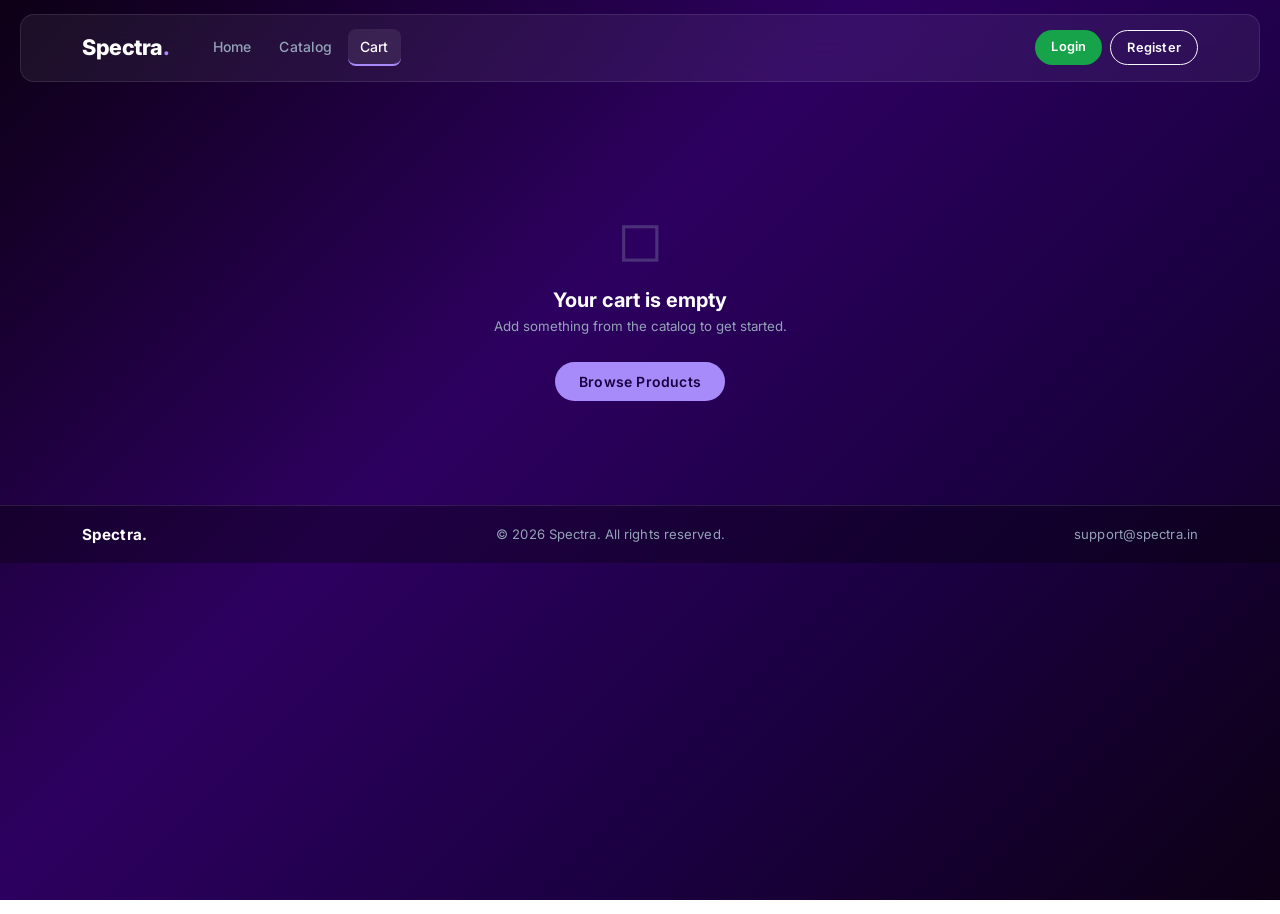
<file: cart.html>
<!DOCTYPE html>
<html lang="en">
<head>
  <meta charset="UTF-8"/>
  <meta name="viewport" content="width=device-width, initial-scale=1.0"/>
  <link rel="icon" href="favicon.ico"/>
  <title>Cart – Spectra</title>
  <link href="https://cdn.jsdelivr.net/npm/bootstrap@5.3.3/dist/css/bootstrap.min.css" rel="stylesheet"/>
  <link rel="stylesheet" href="style.css"/>
</head>
<body>

  <nav class="navbar navbar-expand-lg sticky-top">
    <div class="container">
      <a class="navbar-brand" href="index.html">Spectra<span>.</span></a>
      <button class="navbar-toggler border-0" type="button" data-bs-toggle="collapse" data-bs-target="#navMenu">
        <span class="navbar-toggler-icon"></span>
      </button>
      <div class="collapse navbar-collapse" id="navMenu">
        <ul class="navbar-nav me-auto ms-3 gap-1">
          <li class="nav-item"><a class="nav-link" href="index.html">Home</a></li>
          <li class="nav-item"><a class="nav-link" href="catalog.html">Catalog</a></li>
          <li class="nav-item"><a class="nav-link active" href="cart.html">Cart</a></li>
        </ul>
        <div class="d-flex gap-2">
          <a href="login.html" class="btn btn-login btn-sm">Login</a>
          <a href="register.html" class="btn btn-outline-light btn-sm">Register</a>
        </div>
      </div>
    </div>
  </nav>

  <div class="container py-5">

    <div id="empty-state" class="d-none text-center py-5">
      <p class="text-muted mb-1" style="font-size:3.5rem;opacity:0.3;">◻</p>
      <h5 class="mb-1">Your cart is empty</h5>
      <p class="text-muted small mb-4">Add something from the catalog to get started.</p>
      <a href="catalog.html" class="btn btn-accent px-4">Browse Products</a>
    </div>

    <div id="cart-content">
      <div class="row g-4">
        <div class="col-lg-8">
          <h5 class="mb-4">Your Cart</h5>
          <div id="cart-items"></div>
          <a href="catalog.html" class="text-muted small" style="text-decoration:none;">← Continue shopping</a>
        </div>
        <div class="col-lg-4">
          <div class="card summary-card p-4">
            <h6 class="fw-700 mb-3" style="font-weight:700;">Order Summary</h6>
            <div class="d-flex justify-content-between mb-2 small">
              <span class="text-muted">Subtotal</span>
              <span id="subtotal" class="text-white">₹0</span>
            </div>
            <div class="d-flex justify-content-between mb-2 small">
              <span class="text-muted">Delivery</span>
              <span style="color:#4ade80;font-weight:600;">Free</span>
            </div>
            <div class="d-flex justify-content-between mb-2 small">
              <span class="text-muted">Discount</span>
              <span class="text-muted">—</span>
            </div>
            <hr style="border-color:rgba(255,255,255,0.08);"/>
            <div class="d-flex justify-content-between mb-4">
              <span class="fw-600" style="font-weight:600; color:white">Total</span>
              <span id="total" class="fw-700 text-white" style="font-size:1.1rem;font-weight:700;">₹0</span>
            </div>
            <div class="input-group input-group-sm mb-3">
              <input type="text" class="form-control" placeholder="Coupon code" style="border-radius:50px 0 0 50px !important;"/>
              <button class="btn btn-outline-secondary" style="border-radius:0 50px 50px 0;font-size:0.8rem;">Apply</button>
            </div>
            <div class="d-grid">
              <button class="btn btn-accent py-2" onclick="checkout()">Proceed to Checkout</button>
            </div>
            <p class="text-muted text-center mt-3 mb-0" style="font-size:0.75rem;">Secure checkout · Free returns</p>
          </div>
        </div>
      </div>
    </div>
  </div>

  <footer class="py-3 mt-2">
    <div class="container d-flex flex-wrap justify-content-between align-items-center gap-2">
      <span class="brand">Spectra.</span>
      <span>© 2026 Spectra. All rights reserved.</span>
      <span>support@spectra.in</span>
    </div>
  </footer>


  <div class="modal fade" id="orderModal" tabindex="-1">
    <div class="modal-dialog modal-dialog-centered">
      <div class="modal-content" style="background:rgba(20,0,50,0.97);border:1px solid rgba(167,139,250,0.25);border-radius:20px;">
        <div class="modal-body text-center py-5 px-4">
          <div style="width:56px;height:56px;background:rgba(167,139,250,0.15);border-radius:50%;display:flex;align-items:center;justify-content:center;margin:0 auto 20px;">
            <svg width="24" height="24" fill="none" stroke="#a78bfa" stroke-width="2.5" viewBox="0 0 24 24"><polyline points="20 6 9 17 4 12"/></svg>
          </div>
          <h5 class="text-white fw-bold mb-2">Order Confirmed</h5>
          <p class="text-muted small mb-4">Your order has been placed successfully.<br/>A confirmation will be sent to your email.</p>
          <a href="catalog.html" class="btn btn-accent px-4">Continue Shopping</a>
        </div>
      </div>
    </div>
  </div>

  <script src="https://cdn.jsdelivr.net/npm/bootstrap@5.3.3/dist/js/bootstrap.bundle.min.js"></script>
  <script src="cart.js"></script>
  <script>
    function renderCart() {
      const cart = getCart();
      const itemsEl = document.getElementById('cart-items');
      const emptyState = document.getElementById('empty-state');
      const cartContent = document.getElementById('cart-content');

      if (cart.length === 0) {
        emptyState.classList.remove('d-none');
        cartContent.classList.add('d-none');
        return;
      }

      emptyState.classList.add('d-none');
      cartContent.classList.remove('d-none');

      itemsEl.innerHTML = cart.map((item, idx) => `
        <div class="card cart-item-card mb-3">
          <div class="card-body d-flex align-items-center gap-3 p-3">
            <div class="flex-grow-1">
              <p class="mb-0 fw-600 text-white" style="font-weight:600;font-size:0.9rem;">${item.name}</p>
              <p class="text-muted mb-2" style="font-size:0.78rem;">₹${item.price.toLocaleString('en-IN')} each</p>
              <div class="d-flex align-items-center gap-2">
                <button class="btn btn-sm" onclick="changeQty(${idx},-1)" style="background:rgba(255,255,255,0.08);color:#fff;border:1px solid rgba(255,255,255,0.1);width:28px;height:28px;padding:0;border-radius:8px;">−</button>
                <span class="text-white" style="font-size:0.9rem;font-weight:600;min-width:20px;text-align:center;">${item.qty}</span>
                <button class="btn btn-sm" onclick="changeQty(${idx},1)" style="background:rgba(255,255,255,0.08);color:#fff;border:1px solid rgba(255,255,255,0.1);width:28px;height:28px;padding:0;border-radius:8px;">+</button>
              </div>
            </div>
            <div class="text-end">
              <p class="text-white mb-2" style="font-weight:700;">₹${(item.price * item.qty).toLocaleString('en-IN')}</p>
              <button onclick="removeItem(${idx})" style="background:none;border:none;color:#94a3b8;font-size:0.75rem;cursor:pointer;padding:0;">Remove</button>
            </div>
          </div>
        </div>`).join('');

      const total = cart.reduce((s, i) => s + i.price * i.qty, 0);
      document.getElementById('subtotal').textContent = '₹' + total.toLocaleString('en-IN');
      document.getElementById('total').textContent = '₹' + total.toLocaleString('en-IN');
    }

    function changeQty(idx, delta) {
      const cart = getCart();
      cart[idx].qty += delta;
      if (cart[idx].qty <= 0) cart.splice(idx, 1);
      saveCart(cart);
      renderCart();
    }

    function removeItem(idx) {
      const cart = getCart();
      cart.splice(idx, 1);
      saveCart(cart);
      renderCart();
    }

    function checkout() {
      saveCart([]);
      new bootstrap.Modal(document.getElementById('orderModal')).show();
      renderCart();
    }

    renderCart();
  </script>
</body>
</html>
</file>
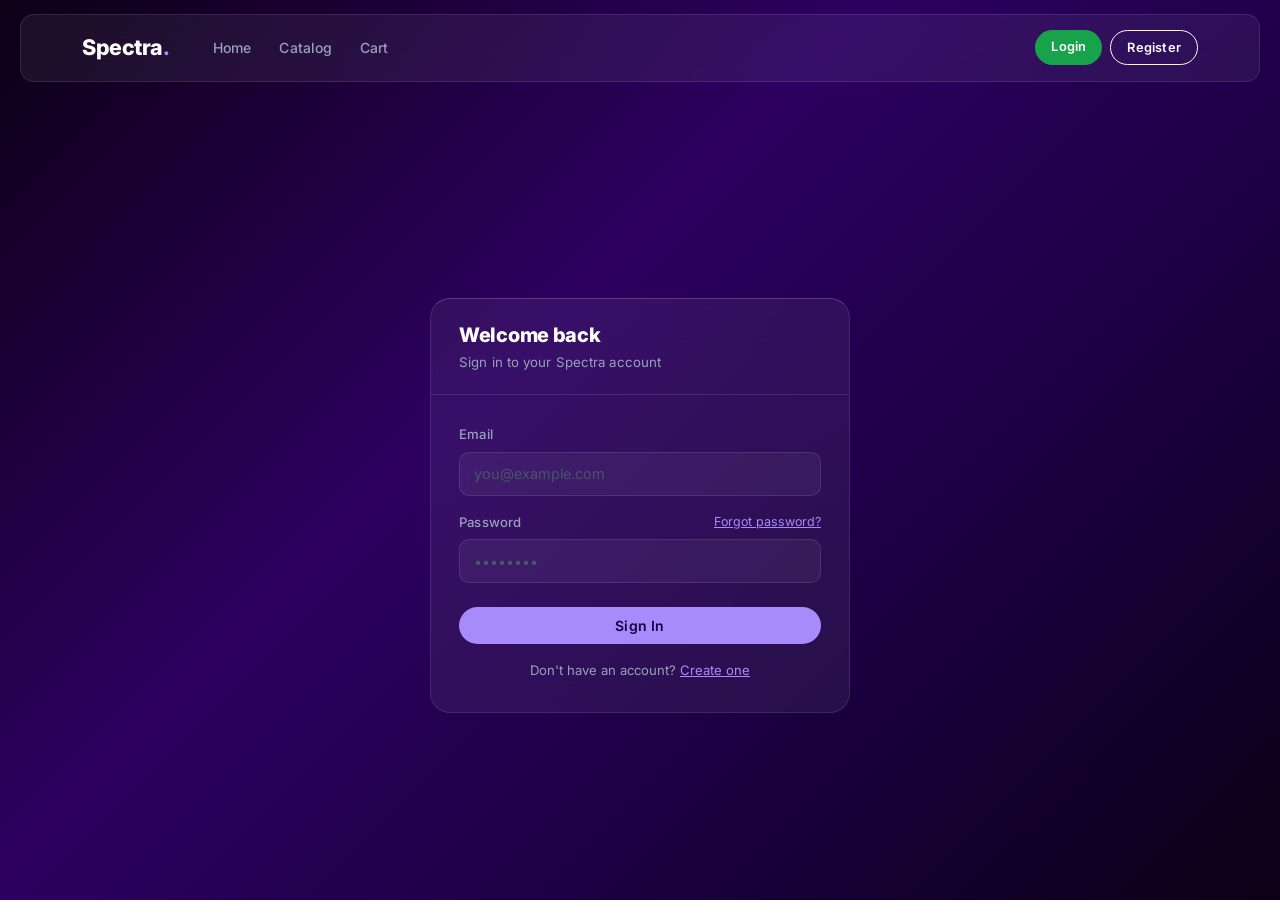
<file: login.html>
<!DOCTYPE html>
<html lang="en">
<head>
  <meta charset="UTF-8"/>
  <meta name="viewport" content="width=device-width, initial-scale=1.0"/>
  <link rel="icon" href="favicon.ico"/>
  <title>Login – Spectra</title>
  <link href="https://cdn.jsdelivr.net/npm/bootstrap@5.3.3/dist/css/bootstrap.min.css" rel="stylesheet"/>
  <link rel="stylesheet" href="style.css"/>
</head>
<body>

  <nav class="navbar navbar-expand-lg">
    <div class="container">
      <a class="navbar-brand" href="index.html">Spectra<span>.</span></a>
      <div class="collapse navbar-collapse">
        <ul class="navbar-nav me-auto ms-3 gap-1">
          <li class="nav-item"><a class="nav-link" href="index.html">Home</a></li>
          <li class="nav-item"><a class="nav-link" href="catalog.html">Catalog</a></li>
          <li class="nav-item"><a class="nav-link" href="cart.html">Cart</a></li>
        </ul>
        <div class="d-flex gap-2">
          <a href="login.html" class="btn btn-login btn-sm">Login</a>
          <a href="register.html" class="btn btn-outline-light btn-sm">Register</a>
        </div>
      </div>
    </div>
  </nav>
  <div style="position:relative;">
  <div class="auth-wrapper">
    <div class="card auth-card">
      <div class="card-header">
        <h5>Welcome back</h5>
        <p>Sign in to your Spectra account</p>
      </div>
      <div class="card-body">
        <form action="catalog.html">
          <div class="mb-3">
            <label class="form-label">Email</label>
            <input type="email" class="form-control" placeholder="you@example.com" required/>
          </div>
          <div class="mb-4">
            <div class="d-flex justify-content-between">
              <label class="form-label">Password</label>
              <a href="#" style="font-size:0.78rem;">Forgot password?</a>
            </div>
            <input type="password" class="form-control" placeholder="••••••••" required/>
          </div>
          <div class="d-grid mb-3">
            <button type="submit" class="btn btn-accent py-2">Sign In</button>
          </div>
          <p class="text-center mb-0 text-muted" style="font-size:0.82rem;">
            Don't have an account? <a href="register.html">Create one</a>
          </p>
        </form>
      </div>
    </div>
  </div>
  </div>

  <script src="https://cdn.jsdelivr.net/npm/bootstrap@5.3.3/dist/js/bootstrap.bundle.min.js"></script>
</body>
</html>
</file>
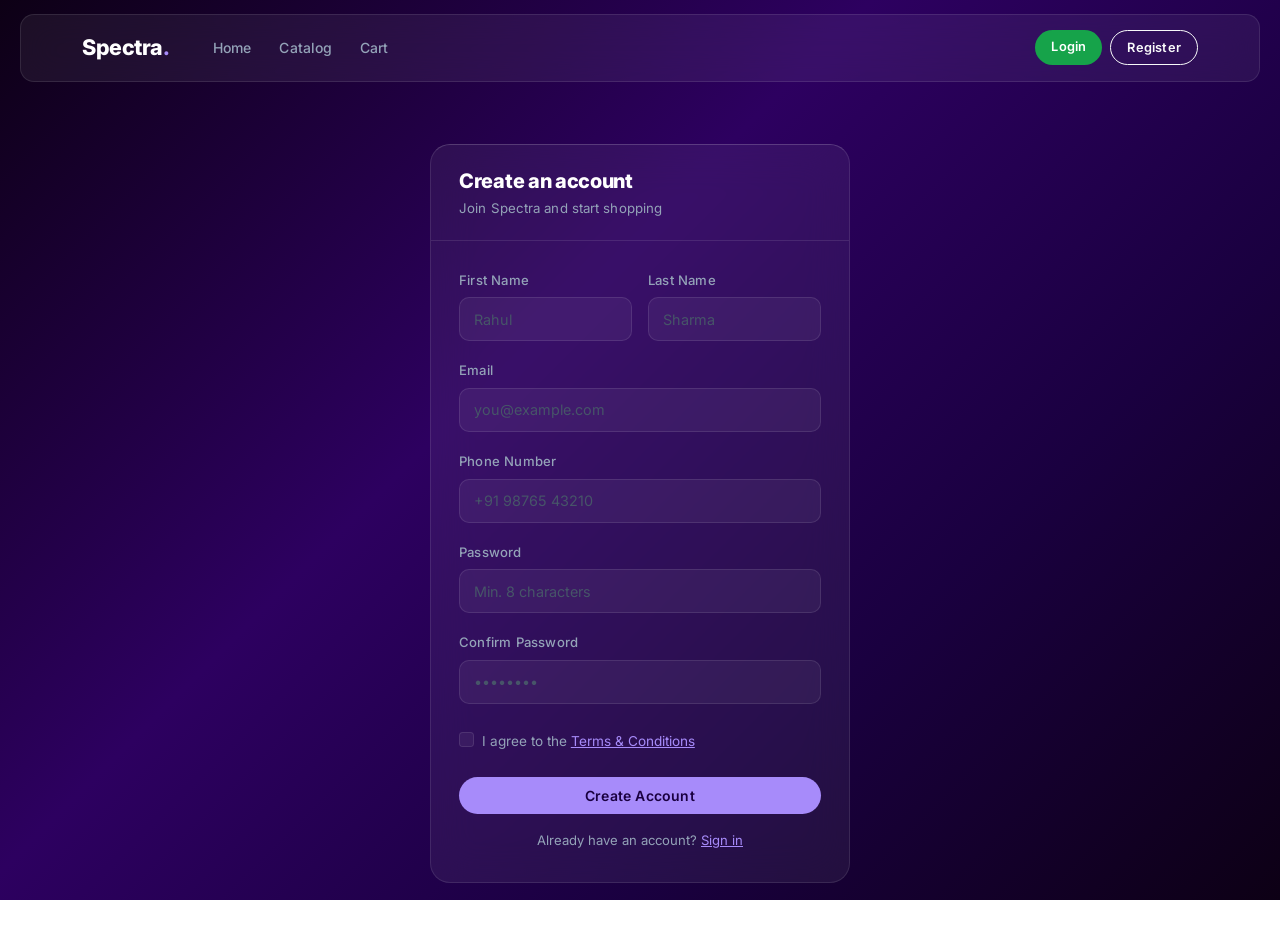
<file: register.html>
<!DOCTYPE html>
<html lang="en">
<head>
  <meta charset="UTF-8"/>
  <meta name="viewport" content="width=device-width, initial-scale=1.0"/>
  <link rel="icon" href="favicon.ico"/>
  <title>Register – Spectra</title>
  <link href="https://cdn.jsdelivr.net/npm/bootstrap@5.3.3/dist/css/bootstrap.min.css" rel="stylesheet"/>
  <link rel="stylesheet" href="style.css"/>
</head>
<body>

  <nav class="navbar navbar-expand-lg">
    <div class="container">
      <a class="navbar-brand" href="index.html">Spectra<span>.</span></a>
      <div class="collapse navbar-collapse">
        <ul class="navbar-nav me-auto ms-3 gap-1">
          <li class="nav-item"><a class="nav-link" href="index.html">Home</a></li>
          <li class="nav-item"><a class="nav-link" href="catalog.html">Catalog</a></li>
          <li class="nav-item"><a class="nav-link" href="cart.html">Cart</a></li>
        </ul>
        <div class="d-flex gap-2">
          <a href="login.html" class="btn btn-login btn-sm">Login</a>
          <a href="register.html" class="btn btn-outline-light btn-sm">Register</a>
        </div>
      </div>
    </div>
  </nav>
  <div style="position:relative;">
  <div class="auth-wrapper">
    <div class="card auth-card">
      <div class="card-header">
        <h5>Create an account</h5>
        <p>Join Spectra and start shopping</p>
      </div>
      <div class="card-body">
        <form action="login.html">
          <div class="row g-3 mb-3">
            <div class="col">
              <label class="form-label">First Name</label>
              <input type="text" class="form-control" placeholder="Rahul" required/>
            </div>
            <div class="col">
              <label class="form-label">Last Name</label>
              <input type="text" class="form-control" placeholder="Sharma" required/>
            </div>
          </div>
          <div class="mb-3">
            <label class="form-label">Email</label>
            <input type="email" class="form-control" placeholder="you@example.com" required/>
          </div>
          <div class="mb-3">
            <label class="form-label">Phone Number</label>
            <input type="tel" class="form-control" placeholder="+91 98765 43210"/>
          </div>
          <div class="mb-3">
            <label class="form-label">Password</label>
            <input type="password" class="form-control" placeholder="Min. 8 characters" required/>
          </div>
          <div class="mb-4">
            <label class="form-label">Confirm Password</label>
            <input type="password" class="form-control" placeholder="••••••••" required/>
          </div>
          <div class="mb-4 form-check">
            <input type="checkbox" class="form-check-input" id="terms" required/>
            <label class="form-check-label" for="terms">I agree to the <a href="#">Terms & Conditions</a></label>
          </div>
          <div class="d-grid mb-3">
            <button type="submit" class="btn btn-accent py-2">Create Account</button>
          </div>
          <p class="text-center mb-0 text-muted" style="font-size:0.82rem;">
            Already have an account? <a href="login.html">Sign in</a>
          </p>
        </form>
      </div>
    </div>
  </div>
  </div>

  <script src="https://cdn.jsdelivr.net/npm/bootstrap@5.3.3/dist/js/bootstrap.bundle.min.js"></script>
</body>
</html>
</file>
<file: style.css>
@import url('https://fonts.googleapis.com/css2?family=Inter:wght@300;400;500;600;700;800&display=swap');

:root {
  --accent: #a78bfa;
  --accent-hover: #8b5cf6;
  --glass-bg: rgba(255, 255, 255, 0.06);
  --glass-border: rgba(255, 255, 255, 0.1);
  --glass-border-top: rgba(255, 255, 255, 0.18);
  --text-primary: #f1f5f9;
  --text-muted: #94a3b8;
}

* { box-sizing: border-box; }

body {
  background: linear-gradient(135deg, #0d0015 0%, #2d0060 40%, #1a0040 70%, #0d0015 100%);
  background-attachment: fixed;
  min-height: 100vh;
  font-family: 'Inter', 'Segoe UI', sans-serif;
  color: var(--text-primary);
  line-height: 1.65;
  font-size: 0.95rem;
  animation: fadeIn 0.3s ease;
}
@keyframes fadeIn {
  from { opacity: 0; transform: translateY(8px); }
  to { opacity: 1; transform: translateY(0); }
}

.navbar {
  background: var(--glass-bg) !important;
  backdrop-filter: blur(16px);
  -webkit-backdrop-filter: blur(16px);
  border: 1px solid var(--glass-border);
  border-radius: 14px;
  margin: 14px 20px;
  padding: 10px 20px;
}
.navbar-brand {
  font-weight: 800;
  font-size: 1.35rem;
  color: #fff !important;
  letter-spacing: -0.5px;
}
.navbar-brand span {
  color: var(--accent);
}
.navbar .nav-link {
  color: var(--text-muted) !important;
  font-size: 0.875rem;
  font-weight: 500;
  padding: 6px 12px !important;
  border-radius: 8px;
  transition: all 0.15s ease;
  letter-spacing: 0.1px;
}
.navbar .nav-link:hover {
  color: #fff !important;
  background: rgba(255,255,255,0.08);
}
.navbar .nav-link.active {
  color: #fff !important;
  background: rgba(255,255,255,0.08);
  border-bottom: 2px solid var(--accent);
}

.btn-accent {
  background: var(--accent);
  color: #1a0040;
  font-weight: 600;
  font-size: 0.875rem;
  border: none;
  border-radius: 50px;
  padding: 9px 22px;
  transition: all 0.2s ease;
  letter-spacing: 0.2px;
}
.btn-accent:hover {
  background: var(--accent-hover);
  color: #fff;
  transform: translateY(-1px);
  letter-spacing: 0.3px;
  box-shadow: 0 6px 20px rgba(139, 92, 246, 0.4);
}
.btn-login {
  background: #16a34a;
  color: #fff;
  border: none;
  border-radius: 50px;
  font-size: 0.8rem;
  font-weight: 600;
  padding: 7px 16px;
  transition: all 0.2s ease;
  letter-spacing: 0.2px;
}
.btn-login:hover { background: #15803d; color: #fff; transform: translateY(-1px); }

.btn-outline-light {
  border-radius: 50px !important;
  font-size: 0.8rem !important;
  font-weight: 600 !important;
  padding: 7px 16px !important;
  letter-spacing: 0.2px !important;
  transition: all 0.2s ease !important;
}
.btn-outline-light:hover {
  transform: translateY(-1px) !important;
}


.hero {
  padding: 110px 0 90px;
  color: #fff;
}
.hero h1 {
  font-size: 3rem;
  font-weight: 800;
  line-height: 1.15;
  letter-spacing: -1px;
  color: #fff;
}
.hero p {
  color: var(--text-muted);
  font-size: 1.05rem;
  max-width: 420px;
  line-height: 1.7;
}
.hero-img {
  height: 280px;
  object-fit: contain;
  filter: drop-shadow(0 30px 50px rgba(167,139,250,0.3));
}

.section-title {
  font-size: 1.1rem;
  font-weight: 800;
  color: #fff;
  letter-spacing: -0.2px;
  border-left: 3px solid var(--accent);
  padding-left: 12px;
  margin-top: 3rem;
  margin-bottom: 1.5rem;
}

.product-card {
  background: var(--glass-bg);
  backdrop-filter: blur(14px);
  -webkit-backdrop-filter: blur(14px);
  border: 1px solid var(--glass-border) !important;
  border-top: 1px solid var(--glass-border-top) !important;
  border-radius: 16px !important;
  transition: transform 0.2s ease, box-shadow 0.2s ease, border-color 0.2s ease;
  overflow: hidden;
}
.product-card:hover {
  transform: translateY(-5px);
  box-shadow: 0 12px 36px rgba(139, 92, 246, 0.2);
  border-color: rgba(167, 139, 250, 0.35) !important;
}
.product-card img {
  height: 165px;
  object-fit: contain;
  padding: 20px;
  background: transparent;
}
.product-card .card-body {
  background: transparent;
  padding: 16px 18px 20px;
}
.product-card .card-title {
  font-size: 0.9rem;
  font-weight: 600;
  color: #fff;
  line-height: 1.3;
  margin-bottom: 4px;
}
.badge-brand {
  display: inline-block;
  font-size: 0.68rem;
  font-weight: 600;
  background: rgba(167,139,250,0.15);
  color: var(--accent);
  padding: 2px 10px;
  border-radius: 20px;
  letter-spacing: 0.5px;
  text-transform: uppercase;
}
.price {
  font-size: 1.05rem;
  font-weight: 700;
  color: #fff;
  letter-spacing: -0.3px;
}

.form-select {
  background-color: var(--glass-bg) !important;
  border: 1px solid var(--glass-border) !important;
  color: #fff !important;
  border-radius: 10px !important;
  font-size: 0.85rem;
}
.form-select option { background: #1a0040; }

.auth-wrapper {
  min-height: calc(100vh - 80px);
  display: flex;
  align-items: center;
  justify-content: center;
  padding: 48px 16px;
}
.auth-card {
  width: 100%;
  max-width: 420px;
  background: var(--glass-bg) !important;
  backdrop-filter: blur(20px);
  -webkit-backdrop-filter: blur(20px);
  border: 1px solid var(--glass-border) !important;
  border-top: 1px solid var(--glass-border-top) !important;
  border-radius: 20px !important;
}
.auth-card .card-header {
  background: transparent;
  border-bottom: 1px solid var(--glass-border);
  border-radius: 20px 20px 0 0 !important;
  padding: 24px 28px 20px;
}
.auth-card .card-header h5 {
  font-weight: 800;
  font-size: 1.25rem;
  margin: 0;
  color: #fff;
  letter-spacing: -0.3px;
}
.auth-card .card-header p {
  font-size: 0.83rem;
  color: var(--text-muted);
  margin: 5px 0 0;
  letter-spacing: 0.1px;
}
.auth-card .card-body {
  padding: 26px 28px 30px;
}

.form-label {
  font-size: 0.82rem;
  font-weight: 500;
  color: var(--text-muted);
  margin-bottom: 6px;
  letter-spacing: 0.2px;
}
.form-control {
  background: rgba(255,255,255,0.05) !important;
  border: 1px solid var(--glass-border) !important;
  color: #fff !important;
  border-radius: 10px !important;
  font-size: 0.9rem;
  height: 44px;
  padding: 10px 14px;
  transition: border-color 0.2s ease, box-shadow 0.2s ease;
}
.form-control::placeholder { color: #475569 !important; }
.form-control:focus {
  border-color: rgba(167,139,250,0.5) !important;
  box-shadow: 0 0 0 3px rgba(167,139,250,0.15) !important;
}
.form-check-input {
  background-color: rgba(255,255,255,0.05);
  border-color: var(--glass-border);
}
.form-check-input:checked {
  background-color: var(--accent);
  border-color: var(--accent);
}
.form-check-label { font-size: 0.85rem; color: var(--text-muted); }

.cart-item-card {
  background: var(--glass-bg) !important;
  backdrop-filter: blur(14px);
  -webkit-backdrop-filter: blur(14px);
  border: 1px solid var(--glass-border) !important;
  border-top: 1px solid var(--glass-border-top) !important;
  border-radius: 16px !important;
}
.summary-card {
  background: var(--glass-bg) !important;
  backdrop-filter: blur(14px);
  -webkit-backdrop-filter: blur(14px);
  border: 1px solid var(--glass-border) !important;
  border-top: 1px solid var(--glass-border-top) !important;
  border-radius: 16px !important;
}
h1, h2, h3, h4, h5, h6 { color: #fff; font-weight: 700; }
p { color: var(--text-primary); }
.text-muted { color: var(--text-muted) !important; }
a { color: var(--accent); }
a:hover { color: var(--accent-hover); }

footer {
  background: rgba(0,0,0,0.3);
  border-top: 1px solid var(--glass-border);
  color: var(--text-muted);
  font-size: 0.82rem;
  letter-spacing: 0.1px;
}
footer .brand { color: #fff; font-weight: 700; font-size: 0.95rem; }

::-webkit-scrollbar { width: 6px; }
::-webkit-scrollbar-track { background: #0d0015; }
::-webkit-scrollbar-thumb { background: rgba(167,139,250,0.4); border-radius: 10px; }
::-webkit-scrollbar-thumb:hover { background: rgba(167,139,250,0.7); }
::selection {
  background: rgba(167,139,250,0.3);
  color: #fff;
}
</file>
